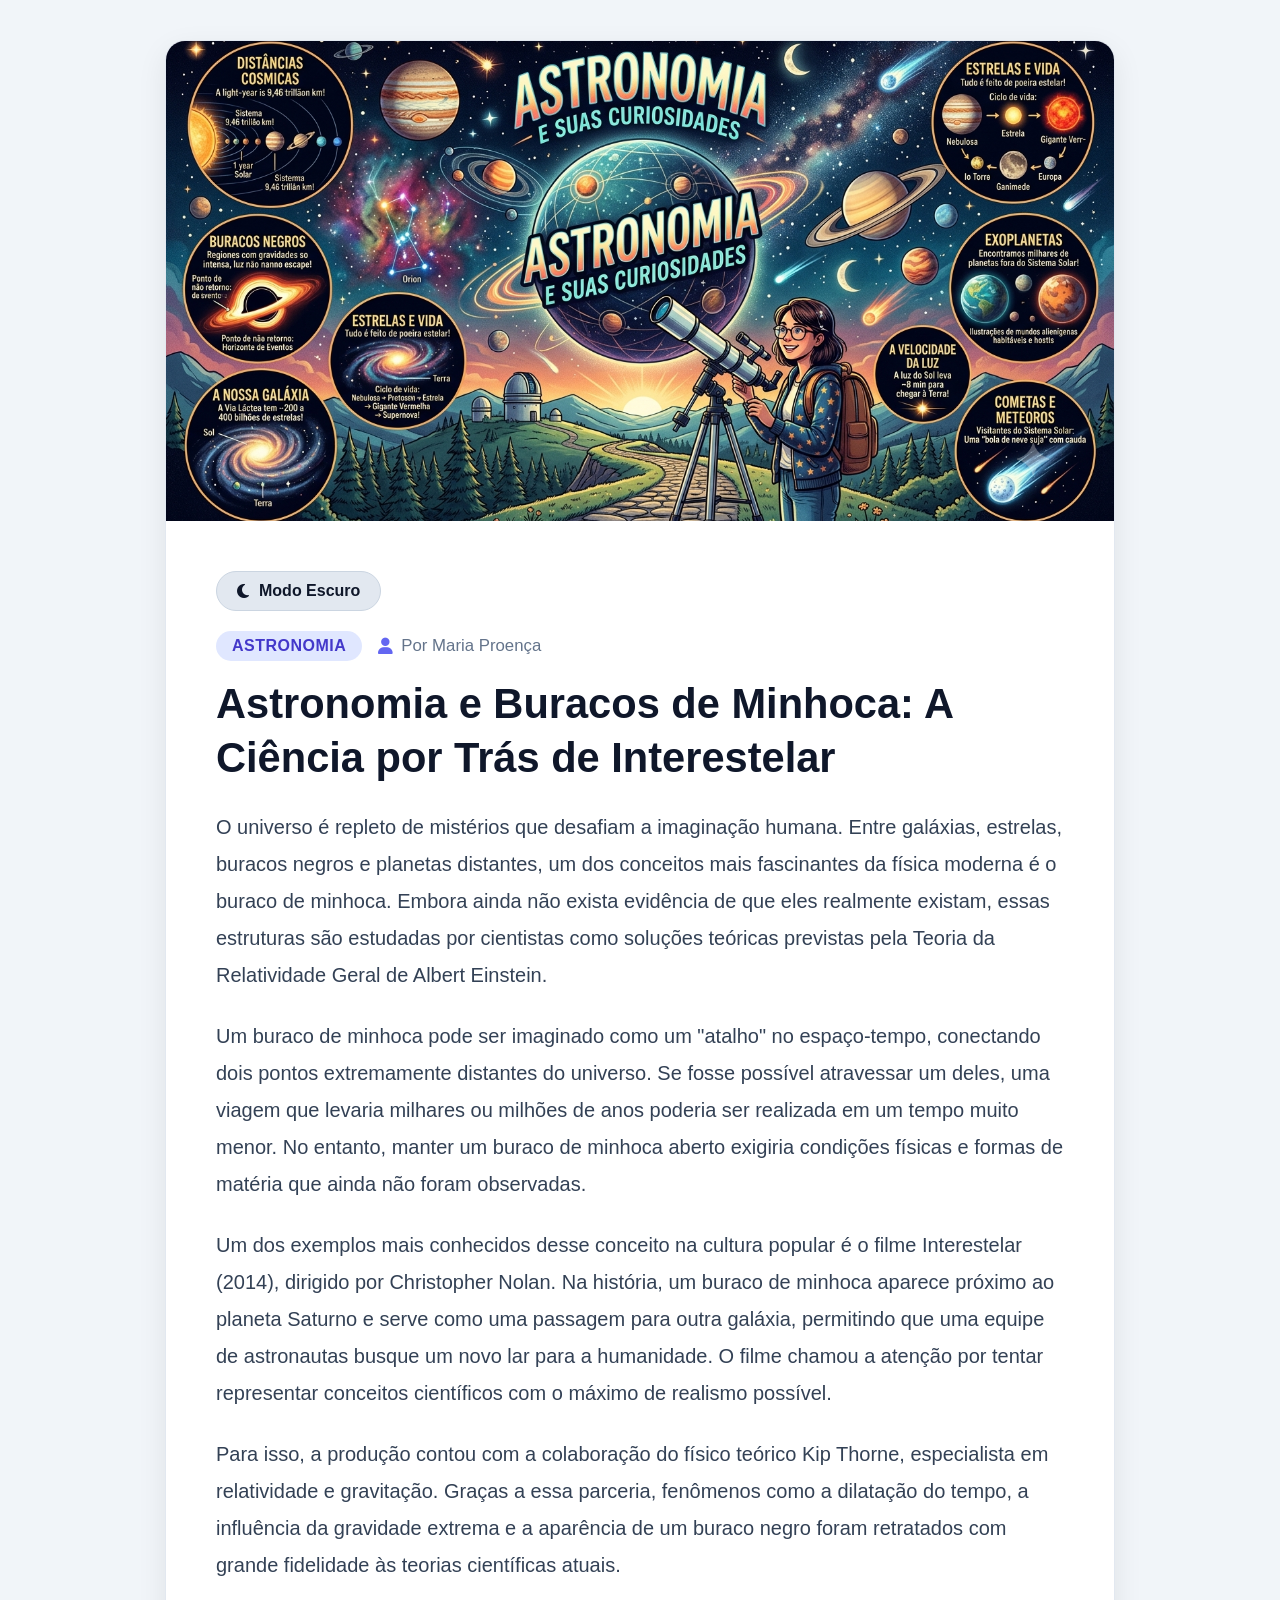
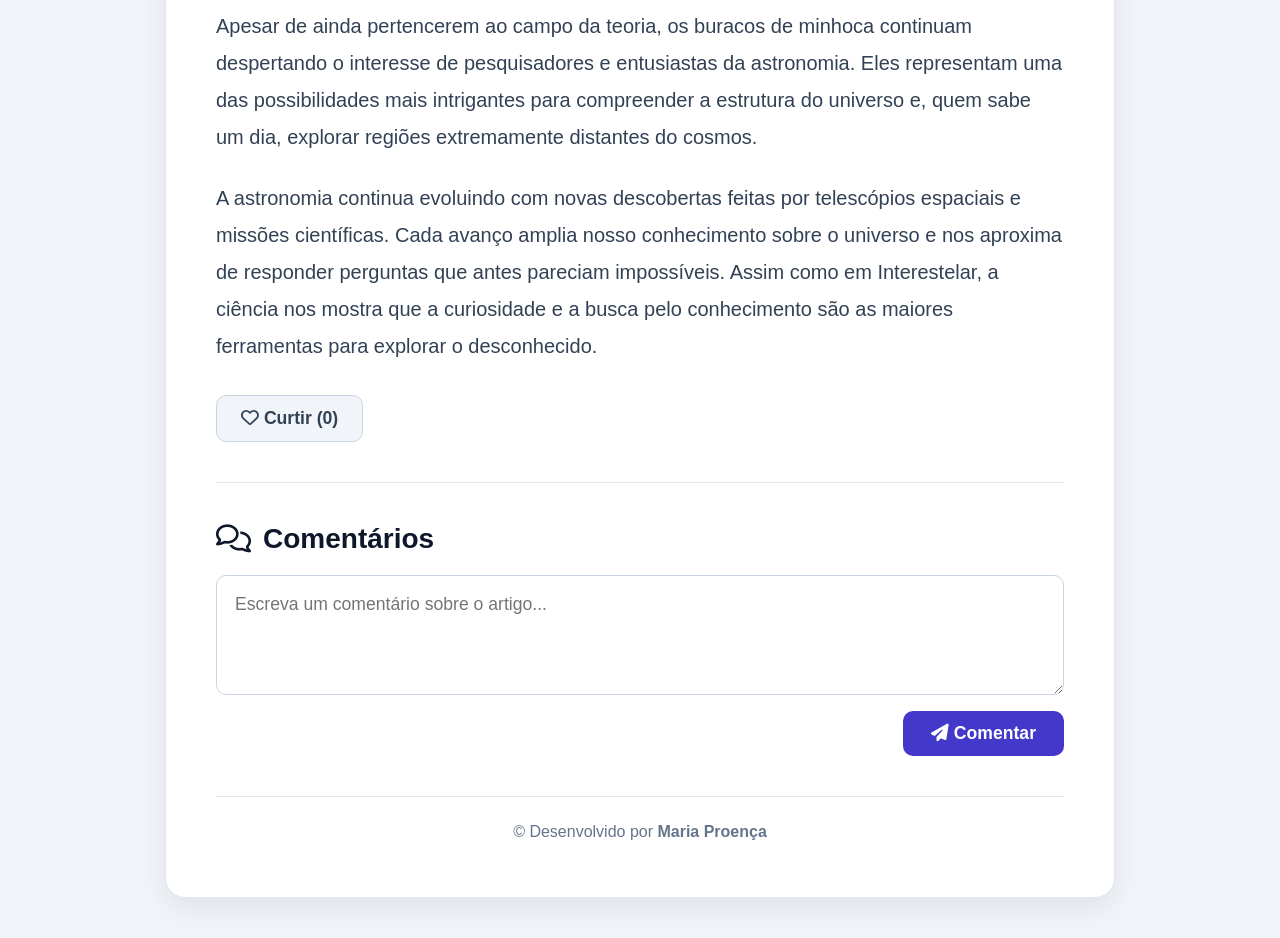
<file: index.html>
<!DOCTYPE html>
<html lang="pt-BR">
<head>
    <meta charset="UTF-8">
    <meta name="viewport" content="width=device-width, initial-scale=1.0">
    <title>Astronomia e Buracos de Minhoca: A Ciência por Trás de Interestelar</title>
    <link rel="stylesheet" href="style.css">
    <link rel="stylesheet" href="https://cdnjs.cloudflare.com/ajax/libs/font-awesome/6.4.0/css/all.min.css">
</head>
<body>

    <div class="card">
        <img src="Gemini_Generated_Image_6gpyl66gpyl66gpy.png" alt="Ilustração sobre Astronomia e Buracos de Minhoca" class="card-image">
        
        <div class="card-content">
            <button class="theme-toggle" id="theme-toggle" onclick="toggleTheme()" aria-label="Alternar modo escuro">
                <i class="fa-solid fa-moon" id="theme-icon"></i>
                <span id="theme-text">Modo Escuro</span>
            </button>

            <div class="meta-info">
                <span class="tag">Astronomia</span>
                <span class="author-info">
                    <i class="fa-solid fa-user"></i> Por Maria Proença
                </span>
            </div>

            <h2>Astronomia e Buracos de Minhoca: A Ciência por Trás de Interestelar</h2>
            
            <p>O universo é repleto de mistérios que desafiam a imaginação humana. Entre galáxias, estrelas, buracos negros e planetas distantes, um dos conceitos mais fascinantes da física moderna é o buraco de minhoca. Embora ainda não exista evidência de que eles realmente existam, essas estruturas são estudadas por cientistas como soluções teóricas previstas pela Teoria da Relatividade Geral de Albert Einstein.</p>
            
            <p>Um buraco de minhoca pode ser imaginado como um "atalho" no espaço-tempo, conectando dois pontos extremamente distantes do universo. Se fosse possível atravessar um deles, uma viagem que levaria milhares ou milhões de anos poderia ser realizada em um tempo muito menor. No entanto, manter um buraco de minhoca aberto exigiria condições físicas e formas de matéria que ainda não foram observadas.</p>
            
            <p>Um dos exemplos mais conhecidos desse conceito na cultura popular é o filme Interestelar (2014), dirigido por Christopher Nolan. Na história, um buraco de minhoca aparece próximo ao planeta Saturno e serve como uma passagem para outra galáxia, permitindo que uma equipe de astronautas busque um novo lar para a humanidade. O filme chamou a atenção por tentar representar conceitos científicos com o máximo de realismo possível.</p>
            
            <p>Para isso, a produção contou com a colaboração do físico teórico Kip Thorne, especialista em relatividade e gravitação. Graças a essa parceria, fenômenos como a dilatação do tempo, a influência da gravidade extrema e a aparência de um buraco negro foram retratados com grande fidelidade às teorias científicas atuais.</p>
            
            <p>Apesar de ainda pertencerem ao campo da teoria, os buracos de minhoca continuam despertando o interesse de pesquisadores e entusiastas da astronomia. Eles representam uma das possibilidades mais intrigantes para compreender a estrutura do universo e, quem sabe um dia, explorar regiões extremamente distantes do cosmos.</p>
            
            <p>A astronomia continua evoluindo com novas descobertas feitas por telescópios espaciais e missões científicas. Cada avanço amplia nosso conhecimento sobre o universo e nos aproxima de responder perguntas que antes pareciam impossíveis. Assim como em Interestelar, a ciência nos mostra que a curiosidade e a busca pelo conhecimento são as maiores ferramentas para explorar o desconhecido.</p>
            
            <div class="actions">
                <button class="like-button" onclick="toggleLike()">
                    <i class="fa-regular fa-heart" id="heart-icon"></i> Curtir 
                    (<span id="like-count">0</span>)
                </button>
            </div>

            <hr class="divider">
            
            <div class="comments-section">
                <h3><i class="fa-regular fa-comments"></i> Comentários</h3>
                
                <div class="comment-form">
                    <textarea id="comment-input" placeholder="Escreva um comentário sobre o artigo..."></textarea>
                    <button class="comment-button" onclick="addComment()">
                        <i class="fa-solid fa-paper-plane"></i> Comentar
                    </button>
                </div>

                <div class="comments-list" id="comments-list">
                </div>
            </div>

            <footer class="footer">
                <p>&copy; Desenvolvido por <strong>Maria Proença</strong></p>
            </footer>
        </div>
    </div>

    <script>
        // Variável para armazenar o número de curtidas
        let likes = 0;

        // Função para curtir / descurtir
        function toggleLike() {
            const button = document.querySelector('.like-button');
            const icon = document.getElementById('heart-icon');
            const likeCountDisplay = document.getElementById('like-count');
            
            button.classList.toggle('liked');
            
            if (button.classList.contains('liked')) {
                icon.className = "fa-solid fa-heart";
                likes++;
            } else {
                icon.className = "fa-regular fa-heart";
                likes--;
            }

            likeCountDisplay.textContent = likes;
        }

        // Função para adicionar comentário
        function addComment() {
            const input = document.getElementById('comment-input');
            const commentText = input.value.trim();

            if (commentText === "") {
                alert("Por favor, digite um comentário antes de enviar.");
                return;
            }

            const commentsList = document.getElementById('comments-list');

            const newComment = document.createElement('div');
            newComment.className = 'comment-item';
            newComment.innerHTML = `<p>${commentText}</p>`;

            commentsList.prepend(newComment);
            input.value = "";
        }

        // Função para alternar o modo escuro
        function toggleTheme() {
            const body = document.body;
            const themeIcon = document.getElementById('theme-icon');
            const themeText = document.getElementById('theme-text');

            body.classList.toggle('dark-mode');
            const isDark = body.classList.contains('dark-mode');

            if (isDark) {
                themeIcon.className = "fa-solid fa-sun";
                themeText.textContent = "Modo Claro";
                localStorage.setItem('theme', 'dark');
            } else {
                themeIcon.className = "fa-solid fa-moon";
                themeText.textContent = "Modo Escuro";
                localStorage.setItem('theme', 'light');
            }
        }

        // Restaura a preferência salva ao carregar a página
        window.addEventListener('DOMContentLoaded', () => {
            if (localStorage.getItem('theme') === 'dark') {
                document.body.classList.add('dark-mode');
                document.getElementById('theme-icon').className = "fa-solid fa-sun";
                document.getElementById('theme-text').textContent = "Modo Claro";
            }
        });
    </script>
</body>
</html>
</file>
<file: style.css>
/* Base e Alinhamento Global */
* {
    box-sizing: border-box;
    margin: 0;
    padding: 0;
}

body {
    font-family: 'Segoe UI', Tahoma, Geneva, Verdana, sans-serif;
    background-color: #f1f5f9;
    color: #1e293b;
    display: flex;
    justify-content: center;
    align-items: center;
    min-height: 100vh;
    padding: 40px 20px;
}

/* Container Principal Amplo e Centralizado */
.card {
    width: 100%;
    max-width: 950px;
    background-color: #ffffff;
    border-radius: 20px;
    overflow: hidden;
    box-shadow: 0 10px 30px rgba(0, 0, 0, 0.08);
    border: 1px solid #e2e8f0;
}

.card-image {
    width: 100%;
    max-height: 480px;
    object-fit: cover;
    display: block;
}

.card-content {
    padding: 50px;
}

/* Cabeçalho do Artigo: Tag e Autor */
.meta-info {
    display: flex;
    align-items: center;
    gap: 16px;
    margin-bottom: 16px;
    flex-wrap: wrap;
}

.tag {
    display: inline-block;
    background-color: #e0e7ff;
    color: #4338ca;
    font-size: 1rem;
    font-weight: 700;
    padding: 6px 16px;
    border-radius: 20px;
    text-transform: uppercase;
    letter-spacing: 0.5px;
}

.author-info {
    display: flex;
    align-items: center;
    gap: 8px;
    font-size: 1.05rem;
    color: #64748b;
    font-weight: 500;
}

.author-info i {
    color: #6366f1;
}

/* Tipografia */
h2 {
    font-size: 2.6rem;
    margin-bottom: 24px;
    color: #0f172a;
    line-height: 1.3;
}

p {
    font-size: 1.25rem;
    line-height: 1.85;
    color: #334155;
    margin-bottom: 24px;
}

.divider {
    border: 0;
    height: 1px;
    background-color: #e2e8f0;
    margin: 40px 0;
}

/* Botão Curtir */
.actions {
    margin-top: 30px;
}

.like-button {
    background-color: #f1f5f9;
    border: 1px solid #cbd5e1;
    padding: 12px 24px;
    border-radius: 10px;
    font-size: 1.1rem;
    font-weight: 600;
    cursor: pointer;
    color: #334155;
    transition: all 0.2s ease;
}

.like-button:hover {
    background-color: #e2e8f0;
}

.like-button.liked {
    color: #e11d48;
    border-color: #fda4af;
    background-color: #fff1f2;
}

/* Seção de Comentários */
.comments-section h3 {
    font-size: 1.75rem;
    margin-bottom: 20px;
    color: #0f172a;
    display: flex;
    align-items: center;
    gap: 12px;
}

.comment-form {
    display: flex;
    flex-direction: column;
    gap: 16px;
    margin-bottom: 30px;
}

textarea {
    width: 100%;
    height: 120px;
    padding: 18px;
    border-radius: 10px;
    border: 1px solid #cbd5e1;
    font-family: inherit;
    font-size: 1.1rem;
    resize: vertical;
}

textarea:focus {
    outline: none;
    border-color: #6366f1;
    box-shadow: 0 0 0 3px rgba(99, 102, 241, 0.2);
}

.comment-button {
    align-self: flex-end;
    background-color: #4338ca;
    color: white;
    border: none;
    padding: 12px 28px;
    border-radius: 10px;
    font-size: 1.1rem;
    font-weight: 600;
    cursor: pointer;
    transition: background-color 0.2s ease;
}

.comment-button:hover {
    background-color: #3730a3;
}

.comment-item {
    background-color: #f8fafc;
    border: 1px solid #e2e8f0;
    padding: 20px;
    border-radius: 10px;
    margin-bottom: 16px;
}

.comment-item p {
    font-size: 1.15rem;
    margin-bottom: 0;
}

/* Botão de Modo Escuro */
.theme-toggle {
    display: inline-flex;
    align-items: center;
    gap: 10px;
    background-color: #e2e8f0;
    color: #0f172a;
    border: 1px solid #cbd5e1;
    padding: 10px 20px;
    border-radius: 20px;
    font-size: 1rem;
    font-weight: 600;
    cursor: pointer;
    margin-bottom: 20px;
}

.theme-toggle:hover {
    background-color: #cbd5e1;
}

/* Rodapé / Parte Inferior */
.footer {
    margin-top: 40px;
    padding-top: 20px;
    border-top: 1px solid #e2e8f0;
    text-align: center;
}

.footer p {
    font-size: 1rem;
    color: #64748b;
    margin-bottom: 0;
}

/* Transições e Modo Escuro */
body, .card, p, h2, h3, textarea, .comment-item, .theme-toggle, .author-info, .footer {
    transition: background-color 0.4s ease, color 0.4s ease, border-color 0.4s ease, box-shadow 0.4s ease;
}

body.dark-mode {
    background-color: #0f172a;
    color: #e2e8f0;
}

body.dark-mode .card {
    background-color: #1e293b;
    border-color: #334155;
    box-shadow: 0 10px 25px rgba(0, 0, 0, 0.5);
}

body.dark-mode h2, 
body.dark-mode .comments-section h3 {
    color: #f8fafc;
}

body.dark-mode p {
    color: #cbd5e1;
}

body.dark-mode .author-info,
body.dark-mode .footer p {
    color: #94a3b8;
}

body.dark-mode .divider,
body.dark-mode .footer {
    border-color: #334155;
}

body.dark-mode textarea,
body.dark-mode .comment-item {
    background-color: #0f172a;
    border-color: #334155;
    color: #f8fafc;
}

body.dark-mode .theme-toggle {
    background-color: #334155;
    color: #f8fafc;
    border-color: #475569;
}

body.dark-mode .theme-toggle:hover {
    background-color: #475569;
}
</file>
